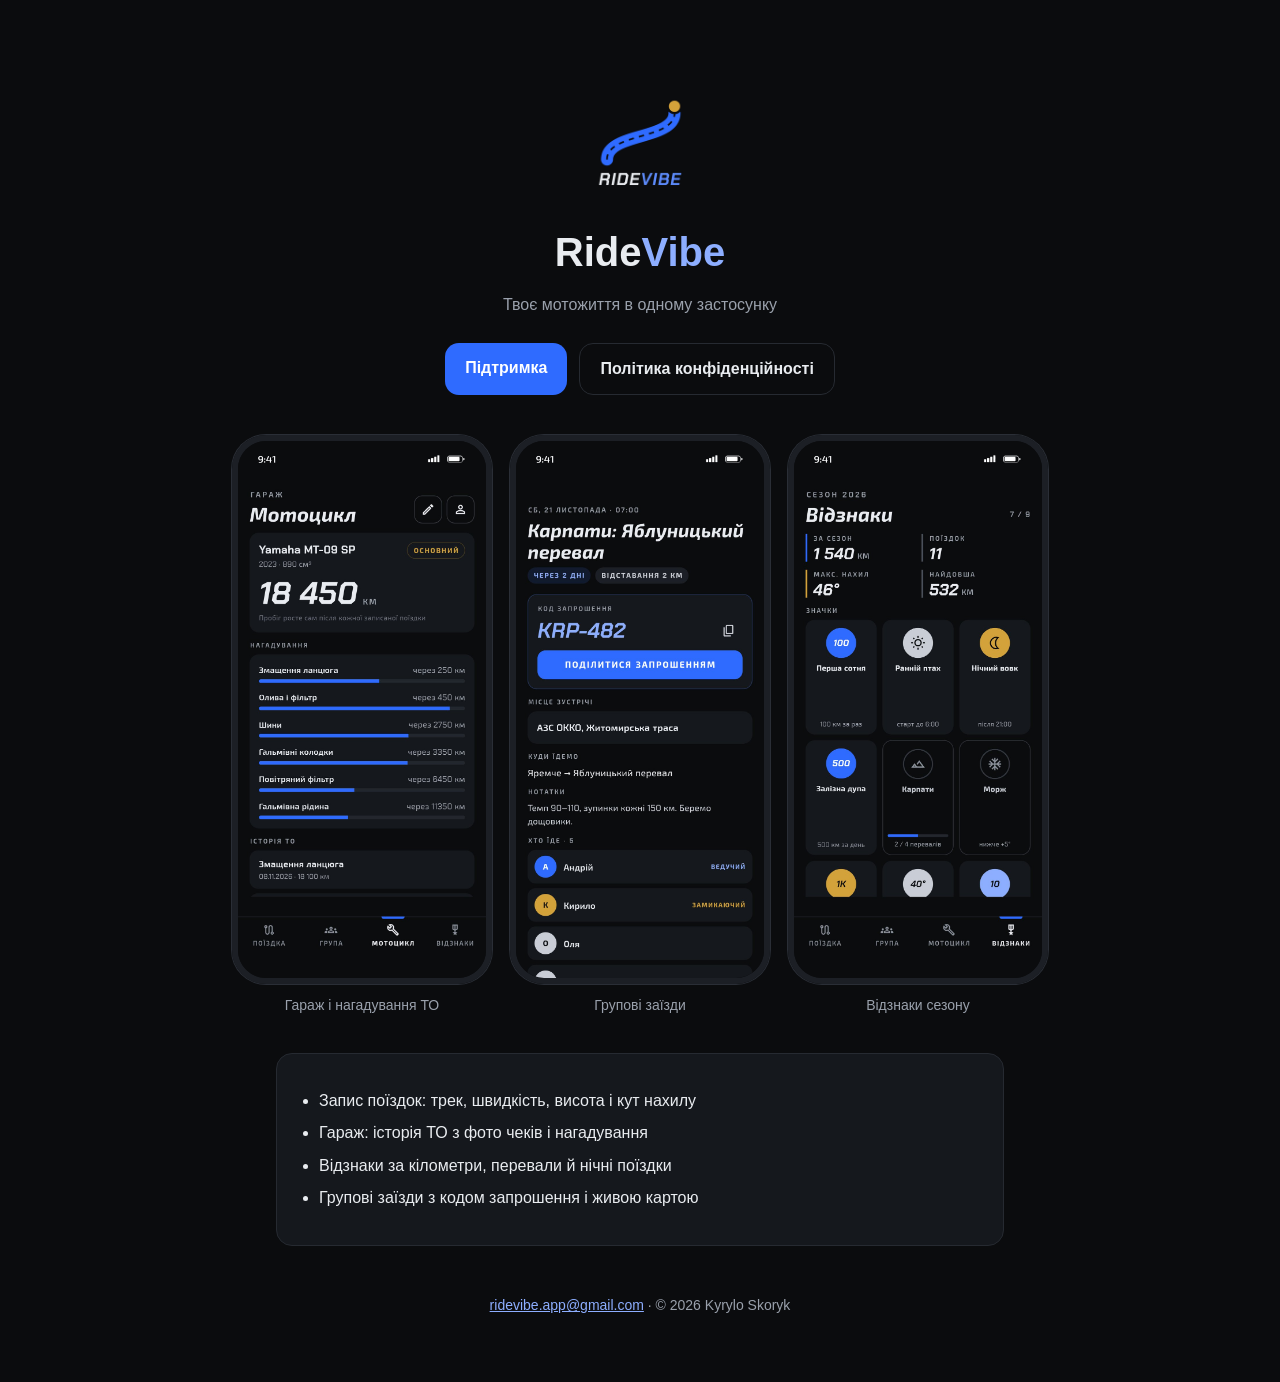
<file: index.html>
<!doctype html>
<html lang="uk">
<head>
<meta charset="utf-8">
<meta name="viewport" content="width=device-width, initial-scale=1">
<title>RideVibe</title>
<meta name="description" content="RideVibe — твоє мотожиття в одному застосунку: поїздки з кутом нахилу, гараж і ТО, відзнаки, групові заїзди з живою картою.">
<link rel="icon" href="favicon.png">
<link rel="apple-touch-icon" href="apple-touch-icon.png">
<link rel="stylesheet" href="style.css">
</head>
<body>
<div class="wrap">
  <div class="hero">
    <img src="icon.png" alt="Іконка RideVibe">
    <h1>Ride<b>Vibe</b></h1>
    <p class="muted">Твоє мотожиття в одному застосунку</p>
    <div class="links">
      <a class="btn" href="support/">Підтримка</a>
      <a class="btn ghost" href="privacy/">Політика конфіденційності</a>
    </div>
  </div>
  <div class="shots">
    <figure><img src="img/garage.jpg" alt="Гараж: мотоцикл, пробіг і нагадування про ТО" loading="lazy"><figcaption>Гараж і нагадування ТО</figcaption></figure>
    <figure><img src="img/group.jpg" alt="Груповий заїзд з кодом запрошення і учасниками" loading="lazy"><figcaption>Групові заїзди</figcaption></figure>
    <figure><img src="img/badges.jpg" alt="Відзнаки і статистика сезону" loading="lazy"><figcaption>Відзнаки сезону</figcaption></figure>
  </div>
  <div class="card">
    <ul>
      <li>Запис поїздок: трек, швидкість, висота і кут нахилу</li>
      <li>Гараж: історія ТО з фото чеків і нагадування</li>
      <li>Відзнаки за кілометри, перевали й нічні поїздки</li>
      <li>Групові заїзди з кодом запрошення і живою картою</li>
    </ul>
  </div>
  <footer style="text-align:center">
    <a href="mailto:ridevibe.app@gmail.com">ridevibe.app@gmail.com</a> · © 2026 Kyrylo Skoryk
  </footer>
</div>
</body>
</html>
</file>
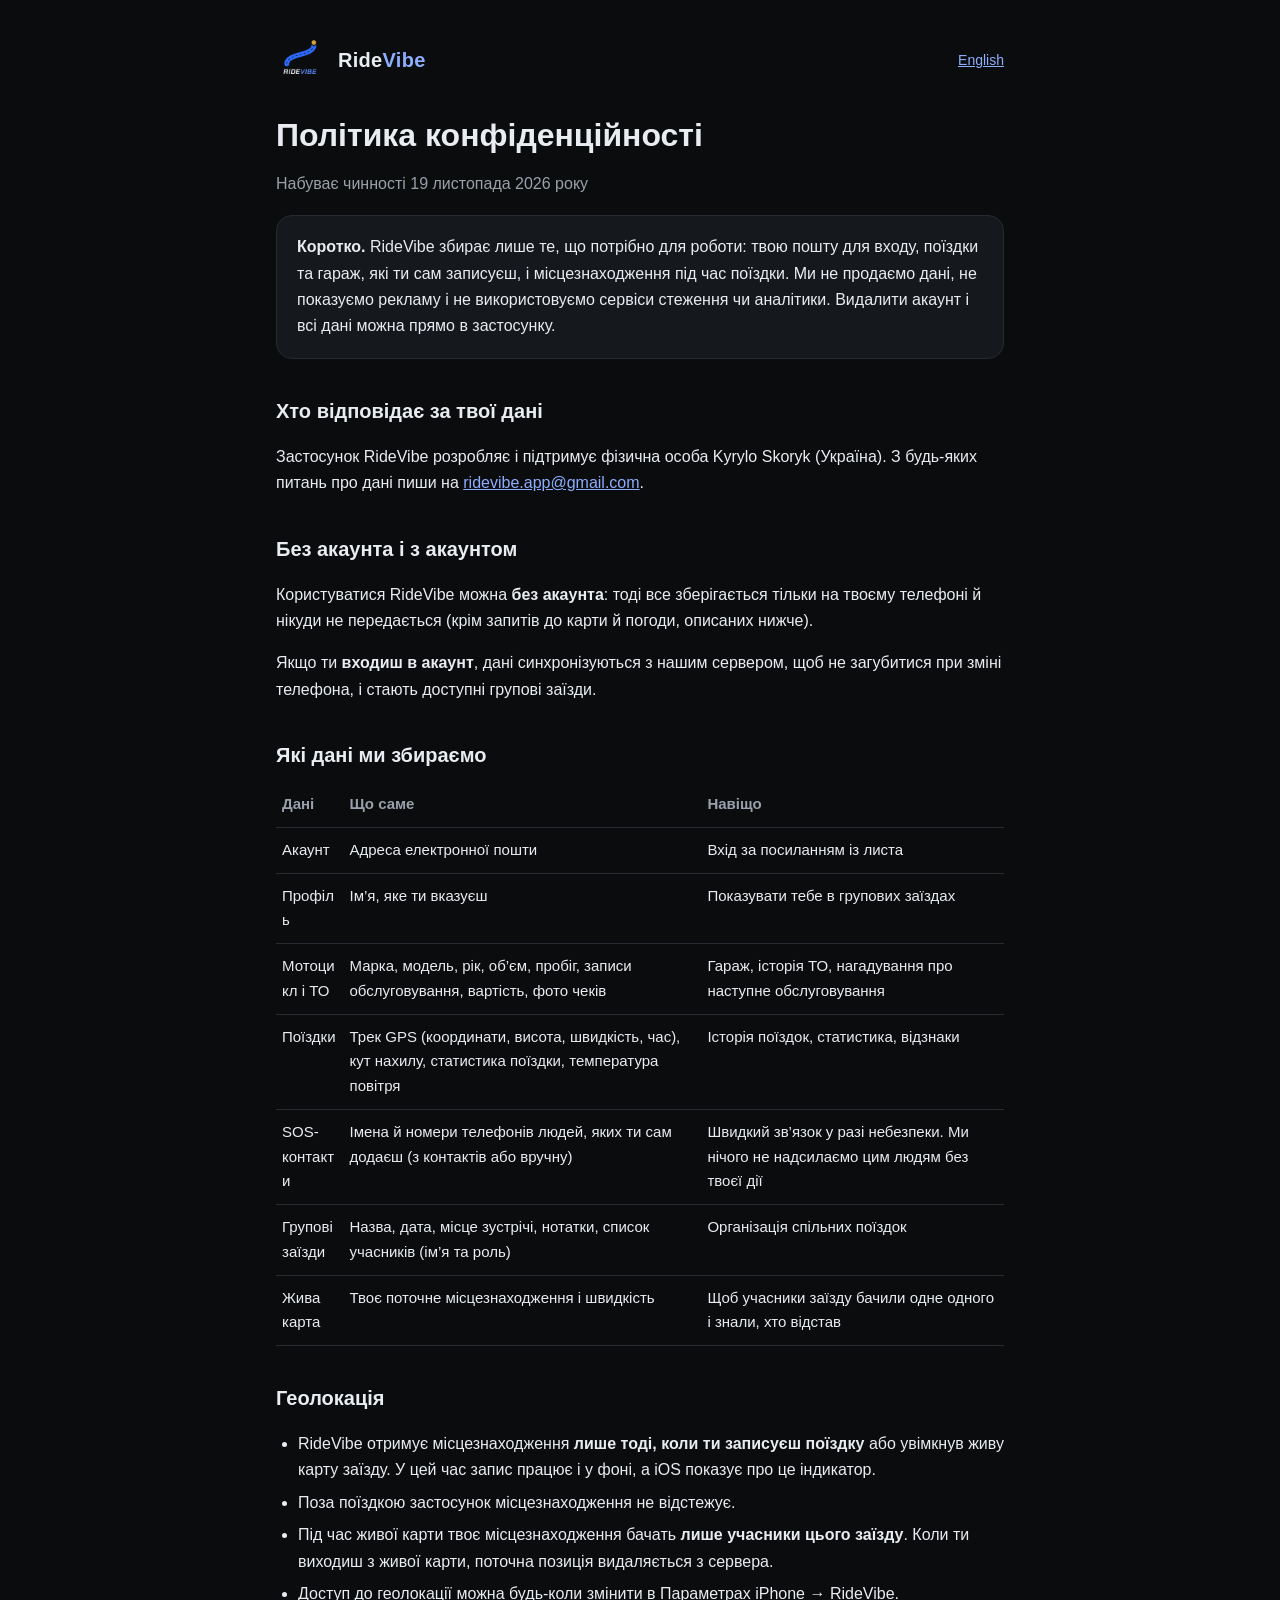
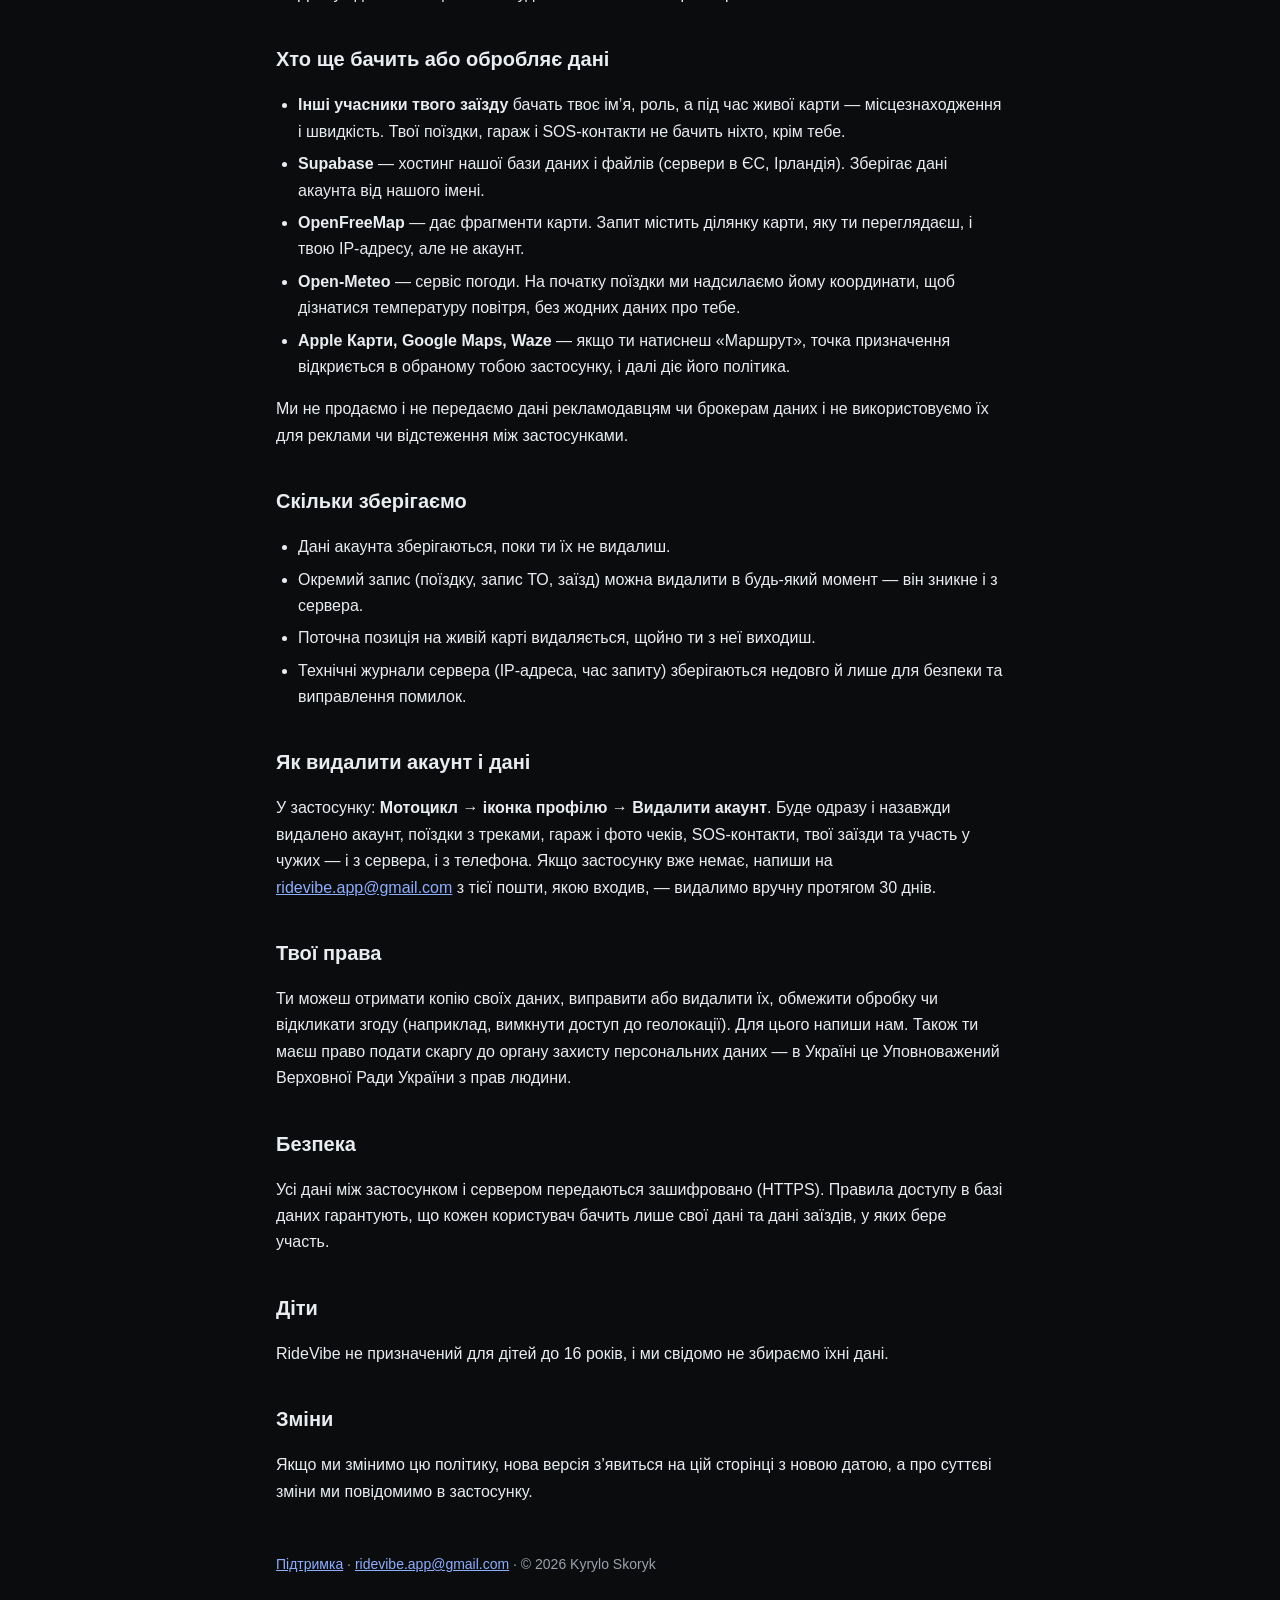
<file: privacy/index.html>
<!doctype html>
<html lang="uk">
<head>
<meta charset="utf-8">
<meta name="viewport" content="width=device-width, initial-scale=1">
<title>Політика конфіденційності — RideVibe</title>
<meta name="description" content="Які дані збирає застосунок RideVibe, навіщо, хто їх бачить і як їх видалити.">
<link rel="icon" href="../favicon.png">
<link rel="apple-touch-icon" href="../apple-touch-icon.png">
<link rel="stylesheet" href="../style.css">
</head>
<body>
<div class="wrap">
<header class="top">
  <a href="../"><img src="../icon.png" alt=""></a>
  <div class="name">Ride<b>Vibe</b></div>
  <nav class="lang"><a href="en/">English</a></nav>
</header>

<h1>Політика конфіденційності</h1>
<p class="muted">Набуває чинності 19 листопада 2026 року</p>

<div class="card">
  <strong>Коротко.</strong> RideVibe збирає лише те, що потрібно для роботи: твою пошту для входу, поїздки та гараж, які ти сам записуєш, і місцезнаходження під час поїздки. Ми не продаємо дані, не показуємо рекламу і не використовуємо сервіси стеження чи аналітики. Видалити акаунт і всі дані можна прямо в застосунку.
</div>

<h2>Хто відповідає за твої дані</h2>
<p>Застосунок RideVibe розробляє і підтримує фізична особа Kyrylo Skoryk (Україна). З будь-яких питань про дані пиши на <a href="mailto:ridevibe.app@gmail.com">ridevibe.app@gmail.com</a>.</p>

<h2>Без акаунта і з акаунтом</h2>
<p>Користуватися RideVibe можна <strong>без акаунта</strong>: тоді все зберігається тільки на твоєму телефоні й нікуди не передається (крім запитів до карти й погоди, описаних нижче).</p>
<p>Якщо ти <strong>входиш в акаунт</strong>, дані синхронізуються з нашим сервером, щоб не загубитися при зміні телефона, і стають доступні групові заїзди.</p>

<h2>Які дані ми збираємо</h2>
<table>
  <tr><th>Дані</th><th>Що саме</th><th>Навіщо</th></tr>
  <tr><td>Акаунт</td><td>Адреса електронної пошти</td><td>Вхід за посиланням із листа</td></tr>
  <tr><td>Профіль</td><td>Ім’я, яке ти вказуєш</td><td>Показувати тебе в групових заїздах</td></tr>
  <tr><td>Мотоцикл і ТО</td><td>Марка, модель, рік, об’єм, пробіг, записи обслуговування, вартість, фото чеків</td><td>Гараж, історія ТО, нагадування про наступне обслуговування</td></tr>
  <tr><td>Поїздки</td><td>Трек GPS (координати, висота, швидкість, час), кут нахилу, статистика поїздки, температура повітря</td><td>Історія поїздок, статистика, відзнаки</td></tr>
  <tr><td>SOS-контакти</td><td>Імена й номери телефонів людей, яких ти сам додаєш (з контактів або вручну)</td><td>Швидкий зв’язок у разі небезпеки. Ми нічого не надсилаємо цим людям без твоєї дії</td></tr>
  <tr><td>Групові заїзди</td><td>Назва, дата, місце зустрічі, нотатки, список учасників (ім’я та роль)</td><td>Організація спільних поїздок</td></tr>
  <tr><td>Жива карта</td><td>Твоє поточне місцезнаходження і швидкість</td><td>Щоб учасники заїзду бачили одне одного і знали, хто відстав</td></tr>
</table>

<h2>Геолокація</h2>
<ul>
  <li>RideVibe отримує місцезнаходження <strong>лише тоді, коли ти записуєш поїздку</strong> або увімкнув живу карту заїзду. У цей час запис працює і у фоні, а iOS показує про це індикатор.</li>
  <li>Поза поїздкою застосунок місцезнаходження не відстежує.</li>
  <li>Під час живої карти твоє місцезнаходження бачать <strong>лише учасники цього заїзду</strong>. Коли ти виходиш з живої карти, поточна позиція видаляється з сервера.</li>
  <li>Доступ до геолокації можна будь-коли змінити в Параметрах iPhone → RideVibe.</li>
</ul>

<h2>Хто ще бачить або обробляє дані</h2>
<ul>
  <li><strong>Інші учасники твого заїзду</strong> бачать твоє ім’я, роль, а під час живої карти — місцезнаходження і швидкість. Твої поїздки, гараж і SOS-контакти не бачить ніхто, крім тебе.</li>
  <li><strong>Supabase</strong> — хостинг нашої бази даних і файлів (сервери в ЄС, Ірландія). Зберігає дані акаунта від нашого імені.</li>
  <li><strong>OpenFreeMap</strong> — дає фрагменти карти. Запит містить ділянку карти, яку ти переглядаєш, і твою IP-адресу, але не акаунт.</li>
  <li><strong>Open-Meteo</strong> — сервіс погоди. На початку поїздки ми надсилаємо йому координати, щоб дізнатися температуру повітря, без жодних даних про тебе.</li>
  <li><strong>Apple Карти, Google Maps, Waze</strong> — якщо ти натиснеш «Маршрут», точка призначення відкриється в обраному тобою застосунку, і далі діє його політика.</li>
</ul>
<p>Ми не продаємо і не передаємо дані рекламодавцям чи брокерам даних і не використовуємо їх для реклами чи відстеження між застосунками.</p>

<h2>Скільки зберігаємо</h2>
<ul>
  <li>Дані акаунта зберігаються, поки ти їх не видалиш.</li>
  <li>Окремий запис (поїздку, запис ТО, заїзд) можна видалити в будь-який момент — він зникне і з сервера.</li>
  <li>Поточна позиція на живій карті видаляється, щойно ти з неї виходиш.</li>
  <li>Технічні журнали сервера (IP-адреса, час запиту) зберігаються недовго й лише для безпеки та виправлення помилок.</li>
</ul>

<h2>Як видалити акаунт і дані</h2>
<p>У застосунку: <strong>Мотоцикл → іконка профілю → Видалити акаунт</strong>. Буде одразу і назавжди видалено акаунт, поїздки з треками, гараж і фото чеків, SOS-контакти, твої заїзди та участь у чужих — і з сервера, і з телефона. Якщо застосунку вже немає, напиши на <a href="mailto:ridevibe.app@gmail.com">ridevibe.app@gmail.com</a> з тієї пошти, якою входив, — видалимо вручну протягом 30 днів.</p>

<h2>Твої права</h2>
<p>Ти можеш отримати копію своїх даних, виправити або видалити їх, обмежити обробку чи відкликати згоду (наприклад, вимкнути доступ до геолокації). Для цього напиши нам. Також ти маєш право подати скаргу до органу захисту персональних даних — в Україні це Уповноважений Верховної Ради України з прав людини.</p>

<h2>Безпека</h2>
<p>Усі дані між застосунком і сервером передаються зашифровано (HTTPS). Правила доступу в базі даних гарантують, що кожен користувач бачить лише свої дані та дані заїздів, у яких бере участь.</p>

<h2>Діти</h2>
<p>RideVibe не призначений для дітей до 16 років, і ми свідомо не збираємо їхні дані.</p>

<h2>Зміни</h2>
<p>Якщо ми змінимо цю політику, нова версія з’явиться на цій сторінці з новою датою, а про суттєві зміни ми повідомимо в застосунку.</p>

<footer>
  <a href="../support/">Підтримка</a> · <a href="mailto:ridevibe.app@gmail.com">ridevibe.app@gmail.com</a> · © 2026 Kyrylo Skoryk
</footer>
</div>
</body>
</html>
</file>
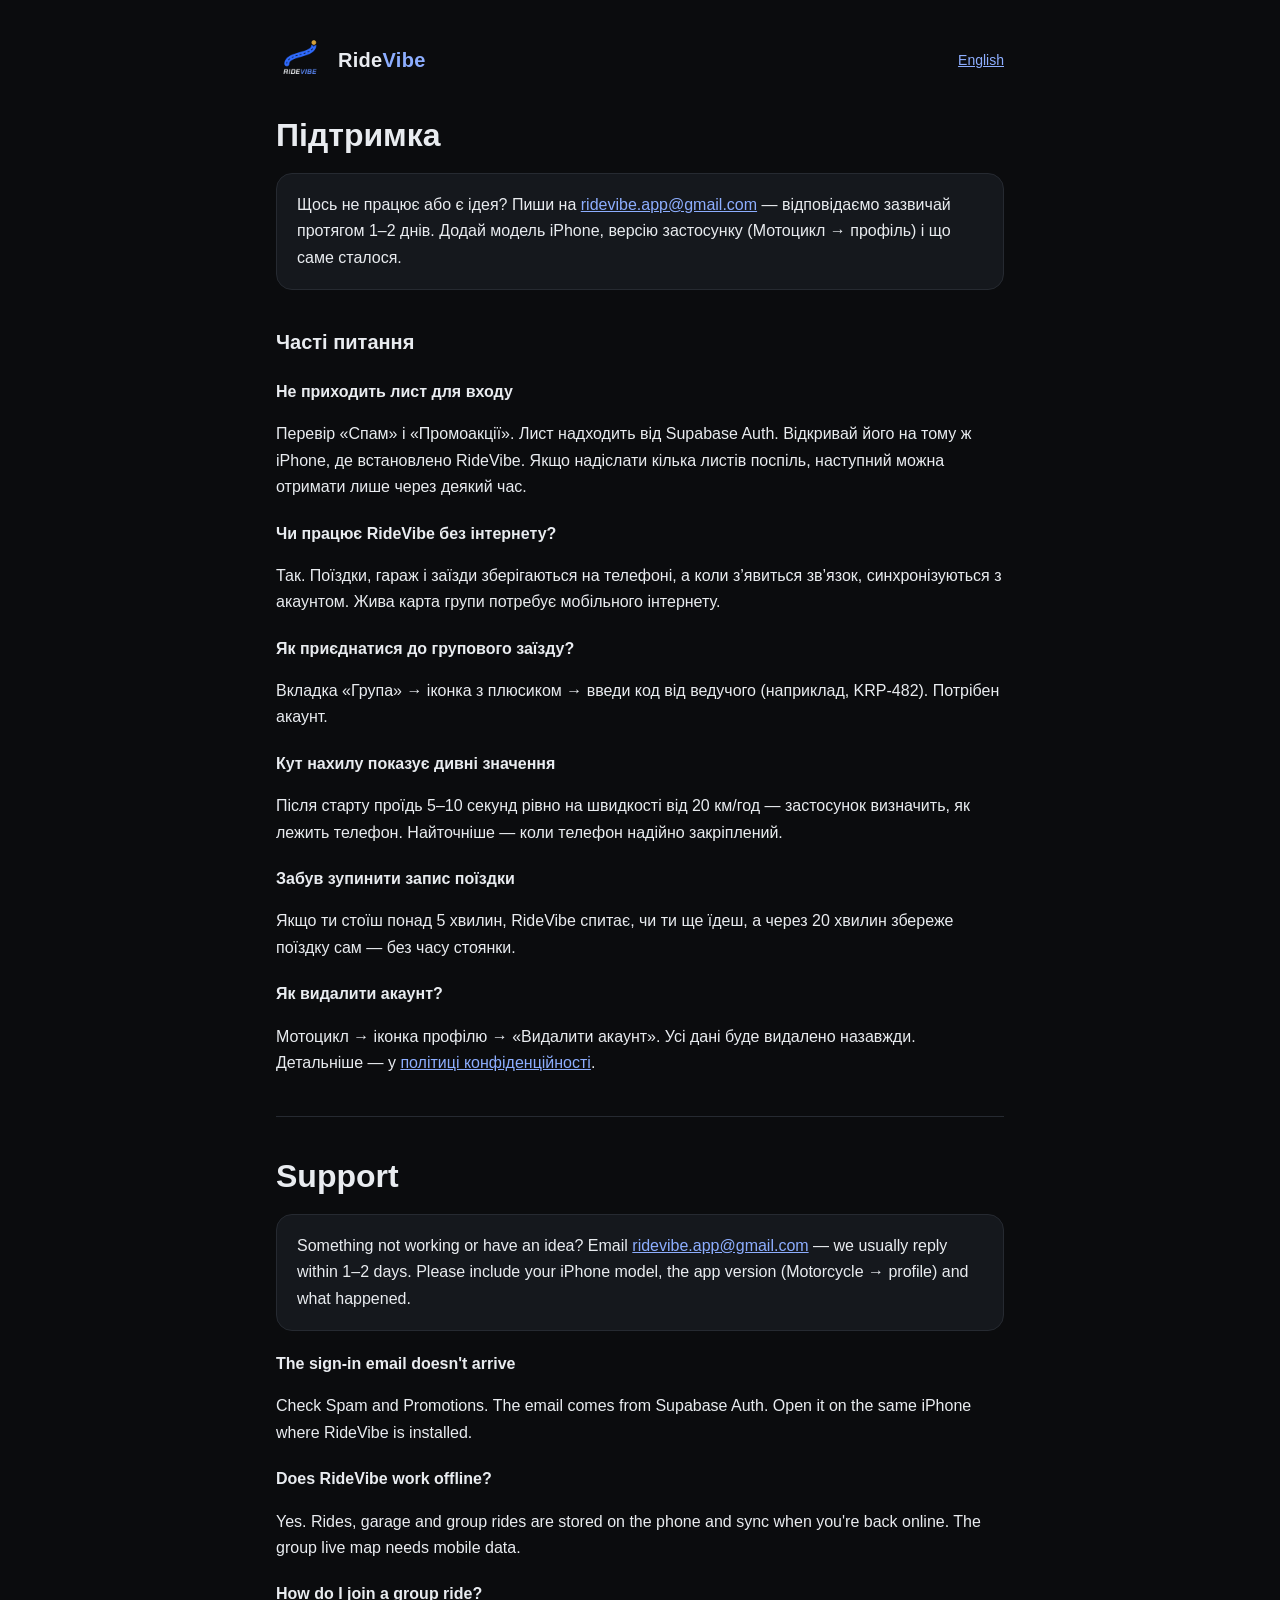
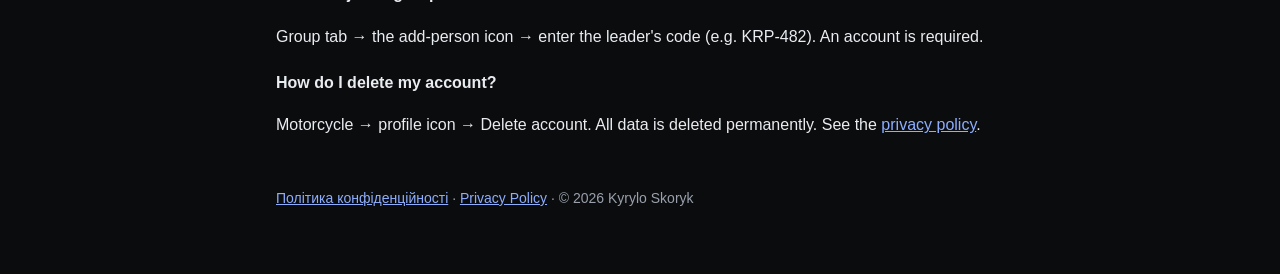
<file: support/index.html>
<!doctype html>
<html lang="uk">
<head>
<meta charset="utf-8">
<meta name="viewport" content="width=device-width, initial-scale=1">
<title>Підтримка — RideVibe</title>
<meta name="description" content="Допомога з застосунком RideVibe: вхід, синхронізація, групові заїзди, видалення акаунта.">
<link rel="icon" href="../favicon.png">
<link rel="apple-touch-icon" href="../apple-touch-icon.png">
<link rel="stylesheet" href="../style.css">
</head>
<body>
<div class="wrap">
<header class="top">
  <a href="../"><img src="../icon.png" alt=""></a>
  <div class="name">Ride<b>Vibe</b></div>
  <nav class="lang"><a href="#en">English</a></nav>
</header>

<h1>Підтримка</h1>
<div class="card">
  Щось не працює або є ідея? Пиши на <a href="mailto:ridevibe.app@gmail.com">ridevibe.app@gmail.com</a> — відповідаємо зазвичай протягом 1–2 днів. Додай модель iPhone, версію застосунку (Мотоцикл → профіль) і що саме сталося.
</div>

<h2>Часті питання</h2>

<h3>Не приходить лист для входу</h3>
<p>Перевір «Спам» і «Промоакції». Лист надходить від Supabase Auth. Відкривай його на тому ж iPhone, де встановлено RideVibe. Якщо надіслати кілька листів поспіль, наступний можна отримати лише через деякий час.</p>

<h3>Чи працює RideVibe без інтернету?</h3>
<p>Так. Поїздки, гараж і заїзди зберігаються на телефоні, а коли з’явиться зв’язок, синхронізуються з акаунтом. Жива карта групи потребує мобільного інтернету.</p>

<h3>Як приєднатися до групового заїзду?</h3>
<p>Вкладка «Група» → іконка з плюсиком → введи код від ведучого (наприклад, KRP-482). Потрібен акаунт.</p>

<h3>Кут нахилу показує дивні значення</h3>
<p>Після старту проїдь 5–10 секунд рівно на швидкості від 20 км/год — застосунок визначить, як лежить телефон. Найточніше — коли телефон надійно закріплений.</p>

<h3>Забув зупинити запис поїздки</h3>
<p>Якщо ти стоїш понад 5 хвилин, RideVibe спитає, чи ти ще їдеш, а через 20 хвилин збереже поїздку сам — без часу стоянки.</p>

<h3>Як видалити акаунт?</h3>
<p>Мотоцикл → іконка профілю → «Видалити акаунт». Усі дані буде видалено назавжди. Детальніше — у <a href="../privacy/">політиці конфіденційності</a>.</p>

<hr style="border:0;border-top:1px solid var(--border);margin:40px 0">

<h1 id="en">Support</h1>
<div class="card">
  Something not working or have an idea? Email <a href="mailto:ridevibe.app@gmail.com">ridevibe.app@gmail.com</a> — we usually reply within 1–2 days. Please include your iPhone model, the app version (Motorcycle → profile) and what happened.
</div>
<h3>The sign-in email doesn't arrive</h3>
<p>Check Spam and Promotions. The email comes from Supabase Auth. Open it on the same iPhone where RideVibe is installed.</p>
<h3>Does RideVibe work offline?</h3>
<p>Yes. Rides, garage and group rides are stored on the phone and sync when you're back online. The group live map needs mobile data.</p>
<h3>How do I join a group ride?</h3>
<p>Group tab → the add-person icon → enter the leader's code (e.g. KRP-482). An account is required.</p>
<h3>How do I delete my account?</h3>
<p>Motorcycle → profile icon → Delete account. All data is deleted permanently. See the <a href="../privacy/en/">privacy policy</a>.</p>

<footer>
  <a href="../privacy/">Політика конфіденційності</a> · <a href="../privacy/en/">Privacy Policy</a> · © 2026 Kyrylo Skoryk
</footer>
</div>
</body>
</html>
</file>
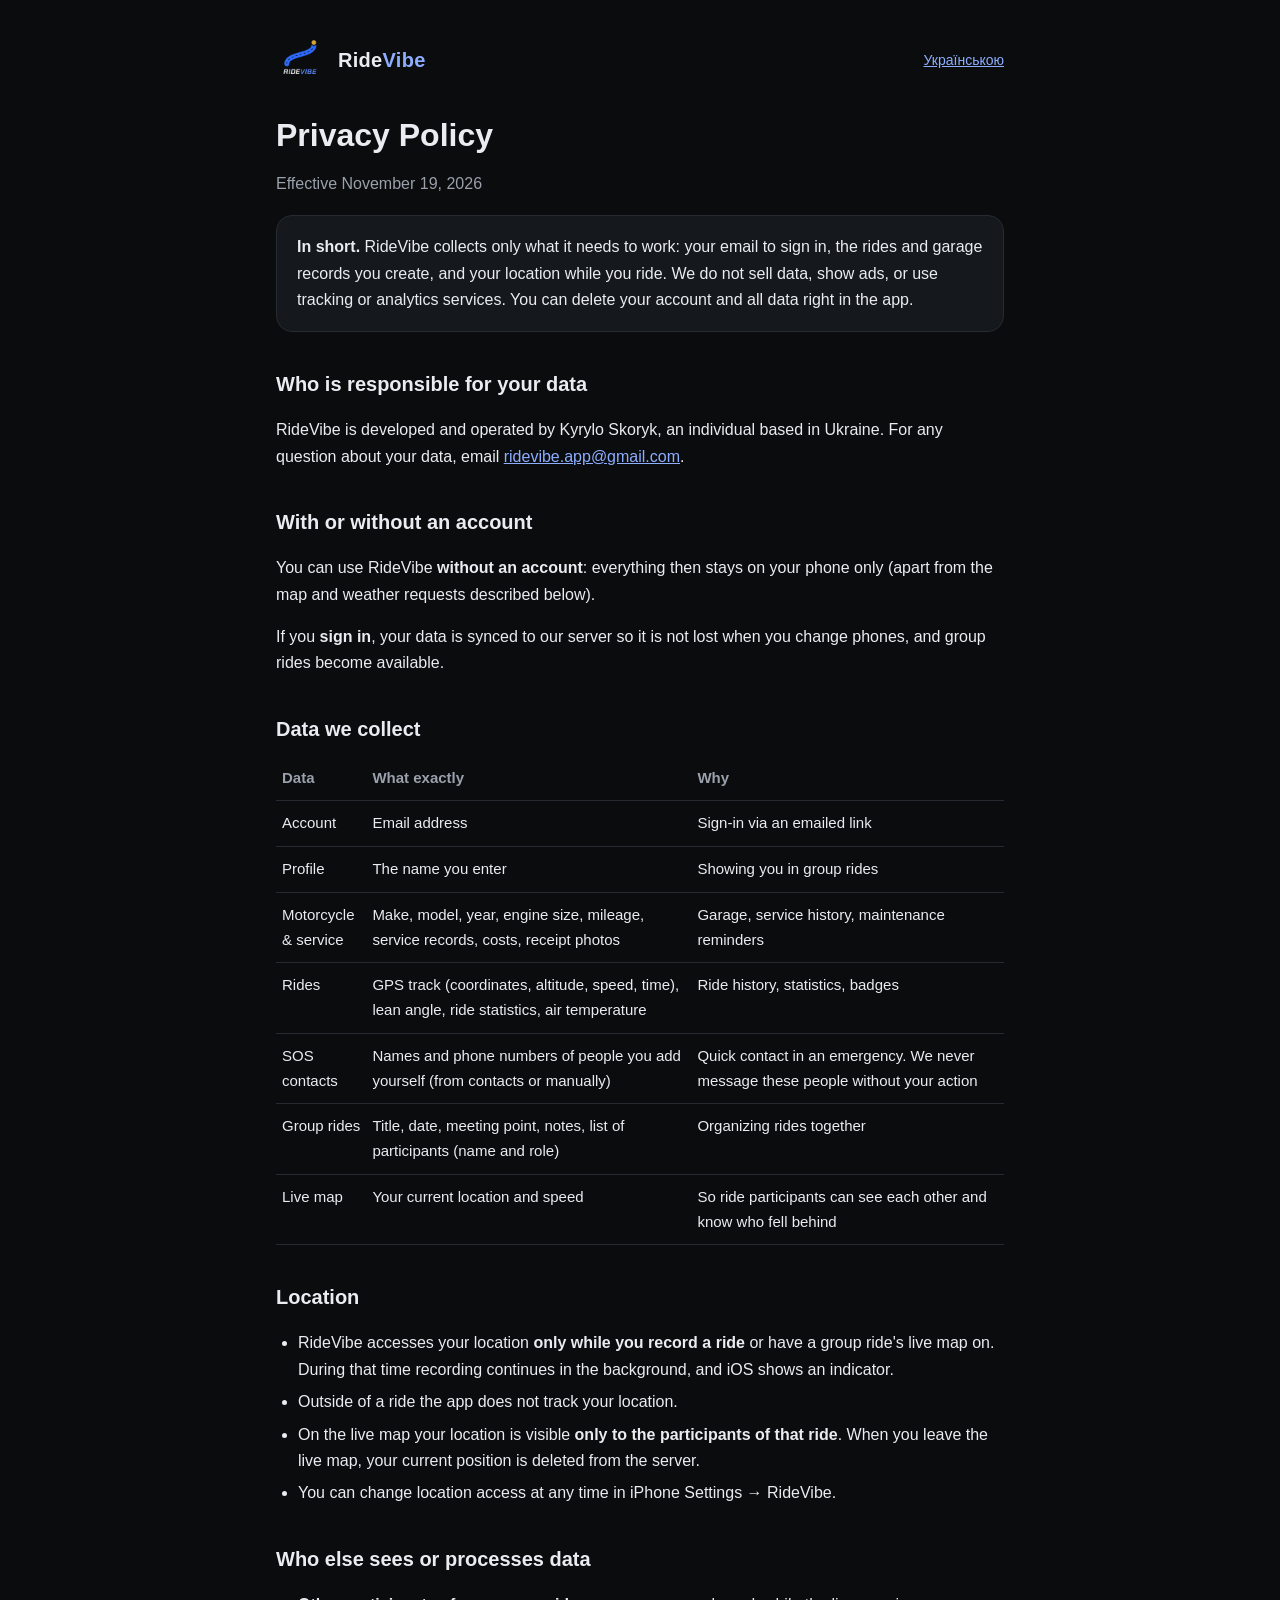
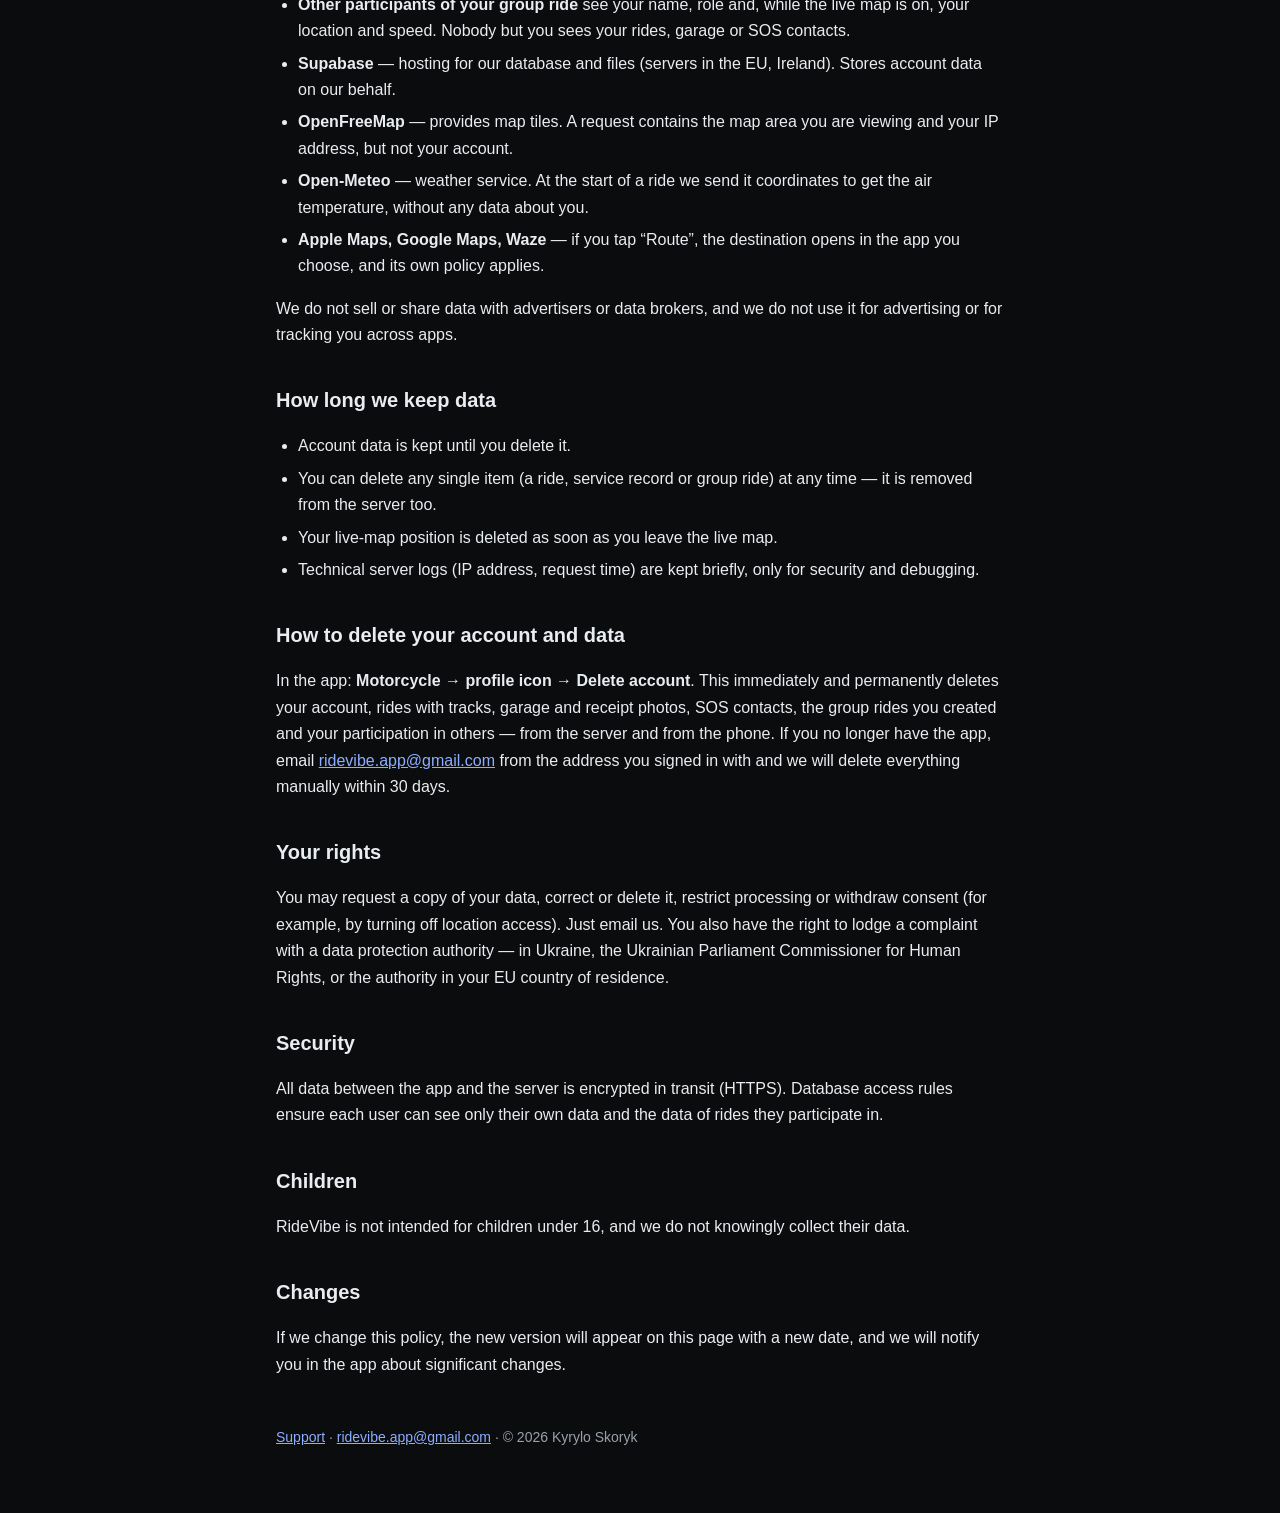
<file: privacy/en/index.html>
<!doctype html>
<html lang="en">
<head>
<meta charset="utf-8">
<meta name="viewport" content="width=device-width, initial-scale=1">
<title>Privacy Policy — RideVibe</title>
<meta name="description" content="What data the RideVibe app collects, why, who can see it and how to delete it.">
<link rel="icon" href="../../favicon.png">
<link rel="apple-touch-icon" href="../../apple-touch-icon.png">
<link rel="stylesheet" href="../../style.css">
</head>
<body>
<div class="wrap">
<header class="top">
  <a href="../../"><img src="../../icon.png" alt=""></a>
  <div class="name">Ride<b>Vibe</b></div>
  <nav class="lang"><a href="../">Українською</a></nav>
</header>

<h1>Privacy Policy</h1>
<p class="muted">Effective November 19, 2026</p>

<div class="card">
  <strong>In short.</strong> RideVibe collects only what it needs to work: your email to sign in, the rides and garage records you create, and your location while you ride. We do not sell data, show ads, or use tracking or analytics services. You can delete your account and all data right in the app.
</div>

<h2>Who is responsible for your data</h2>
<p>RideVibe is developed and operated by Kyrylo Skoryk, an individual based in Ukraine. For any question about your data, email <a href="mailto:ridevibe.app@gmail.com">ridevibe.app@gmail.com</a>.</p>

<h2>With or without an account</h2>
<p>You can use RideVibe <strong>without an account</strong>: everything then stays on your phone only (apart from the map and weather requests described below).</p>
<p>If you <strong>sign in</strong>, your data is synced to our server so it is not lost when you change phones, and group rides become available.</p>

<h2>Data we collect</h2>
<table>
  <tr><th>Data</th><th>What exactly</th><th>Why</th></tr>
  <tr><td>Account</td><td>Email address</td><td>Sign-in via an emailed link</td></tr>
  <tr><td>Profile</td><td>The name you enter</td><td>Showing you in group rides</td></tr>
  <tr><td>Motorcycle &amp; service</td><td>Make, model, year, engine size, mileage, service records, costs, receipt photos</td><td>Garage, service history, maintenance reminders</td></tr>
  <tr><td>Rides</td><td>GPS track (coordinates, altitude, speed, time), lean angle, ride statistics, air temperature</td><td>Ride history, statistics, badges</td></tr>
  <tr><td>SOS contacts</td><td>Names and phone numbers of people you add yourself (from contacts or manually)</td><td>Quick contact in an emergency. We never message these people without your action</td></tr>
  <tr><td>Group rides</td><td>Title, date, meeting point, notes, list of participants (name and role)</td><td>Organizing rides together</td></tr>
  <tr><td>Live map</td><td>Your current location and speed</td><td>So ride participants can see each other and know who fell behind</td></tr>
</table>

<h2>Location</h2>
<ul>
  <li>RideVibe accesses your location <strong>only while you record a ride</strong> or have a group ride's live map on. During that time recording continues in the background, and iOS shows an indicator.</li>
  <li>Outside of a ride the app does not track your location.</li>
  <li>On the live map your location is visible <strong>only to the participants of that ride</strong>. When you leave the live map, your current position is deleted from the server.</li>
  <li>You can change location access at any time in iPhone Settings → RideVibe.</li>
</ul>

<h2>Who else sees or processes data</h2>
<ul>
  <li><strong>Other participants of your group ride</strong> see your name, role and, while the live map is on, your location and speed. Nobody but you sees your rides, garage or SOS contacts.</li>
  <li><strong>Supabase</strong> — hosting for our database and files (servers in the EU, Ireland). Stores account data on our behalf.</li>
  <li><strong>OpenFreeMap</strong> — provides map tiles. A request contains the map area you are viewing and your IP address, but not your account.</li>
  <li><strong>Open-Meteo</strong> — weather service. At the start of a ride we send it coordinates to get the air temperature, without any data about you.</li>
  <li><strong>Apple Maps, Google Maps, Waze</strong> — if you tap “Route”, the destination opens in the app you choose, and its own policy applies.</li>
</ul>
<p>We do not sell or share data with advertisers or data brokers, and we do not use it for advertising or for tracking you across apps.</p>

<h2>How long we keep data</h2>
<ul>
  <li>Account data is kept until you delete it.</li>
  <li>You can delete any single item (a ride, service record or group ride) at any time — it is removed from the server too.</li>
  <li>Your live-map position is deleted as soon as you leave the live map.</li>
  <li>Technical server logs (IP address, request time) are kept briefly, only for security and debugging.</li>
</ul>

<h2>How to delete your account and data</h2>
<p>In the app: <strong>Motorcycle → profile icon → Delete account</strong>. This immediately and permanently deletes your account, rides with tracks, garage and receipt photos, SOS contacts, the group rides you created and your participation in others — from the server and from the phone. If you no longer have the app, email <a href="mailto:ridevibe.app@gmail.com">ridevibe.app@gmail.com</a> from the address you signed in with and we will delete everything manually within 30 days.</p>

<h2>Your rights</h2>
<p>You may request a copy of your data, correct or delete it, restrict processing or withdraw consent (for example, by turning off location access). Just email us. You also have the right to lodge a complaint with a data protection authority — in Ukraine, the Ukrainian Parliament Commissioner for Human Rights, or the authority in your EU country of residence.</p>

<h2>Security</h2>
<p>All data between the app and the server is encrypted in transit (HTTPS). Database access rules ensure each user can see only their own data and the data of rides they participate in.</p>

<h2>Children</h2>
<p>RideVibe is not intended for children under 16, and we do not knowingly collect their data.</p>

<h2>Changes</h2>
<p>If we change this policy, the new version will appear on this page with a new date, and we will notify you in the app about significant changes.</p>

<footer>
  <a href="../../support/">Support</a> · <a href="mailto:ridevibe.app@gmail.com">ridevibe.app@gmail.com</a> · © 2026 Kyrylo Skoryk
</footer>
</div>
</body>
</html>
</file>
<file: style.css>
:root{--bg:#0B0C0E;--surface:#15181D;--border:#262A31;--text:#E9ECF0;--muted:#9AA1AC;--accent:#2F6BFF;--accent-soft:#8DAEFF;--gold:#D4A23A}
*{box-sizing:border-box}
html{-webkit-text-size-adjust:100%}
body{margin:0;background:var(--bg);color:var(--text);font:16px/1.65 -apple-system,BlinkMacSystemFont,"Segoe UI",Roboto,"Helvetica Neue",Arial,sans-serif}
a{color:var(--accent-soft)}
.wrap{max-width:760px;margin:0 auto;padding:32px 16px 64px}
header.top{display:flex;align-items:center;gap:14px;margin-bottom:28px}
header.top img{width:48px;height:48px;border-radius:11px}
header.top .name{font-weight:700;font-size:20px;letter-spacing:.3px}
header.top .name b{color:var(--accent-soft)}
nav.lang{margin-left:auto;font-size:14px}
h1{font-size:32px;line-height:1.2;margin:0 0 8px}
h2{font-size:20px;margin:36px 0 10px}
h3{font-size:16px;margin:20px 0 6px}
.muted{color:var(--muted)}
.card{background:var(--surface);border:1px solid var(--border);border-radius:16px;padding:18px 20px;margin:18px 0}
ul{padding-left:22px}
li{margin:6px 0}
table{width:100%;border-collapse:collapse;font-size:15px}
td,th{border-bottom:1px solid var(--border);padding:10px 6px;text-align:left;vertical-align:top;overflow-wrap:anywhere;hyphens:auto}
th{color:var(--muted);font-weight:600}
.hero{text-align:center;padding:48px 0 24px}
.hero img{width:120px;height:120px;border-radius:27px}
.hero h1{font-size:40px;margin-top:20px}
.hero h1 b{color:var(--accent-soft)}
.links{display:flex;gap:12px;justify-content:center;flex-wrap:wrap;margin-top:24px}
.btn{display:inline-block;padding:12px 20px;border-radius:14px;background:var(--accent);color:#fff;text-decoration:none;font-weight:600}
.btn.ghost{background:transparent;border:1px solid var(--border);color:var(--text)}
footer{margin-top:48px;font-size:14px;color:var(--muted)}
@media (max-width:480px){h1{font-size:26px}.hero h1{font-size:32px}table{font-size:13.5px}}

.shots{display:flex;gap:18px;overflow-x:auto;scroll-snap-type:x mandatory;padding:8px 2px 18px;margin:8px -16px 0;padding-left:16px;padding-right:16px}
.shots figure{flex:0 0 auto;width:min(260px,70vw);margin:0;scroll-snap-align:center;text-align:center}
.shots img{width:100%;height:auto;display:block;border-radius:34px;border:6px solid #1C1F25;box-shadow:0 0 0 1px #2A2E36}
.shots figcaption{margin-top:10px;font-size:14px;color:var(--muted)}
@media (min-width:760px){.shots{justify-content:center;overflow:visible;margin:8px 0 0;padding:8px 0 18px}}
</file>
